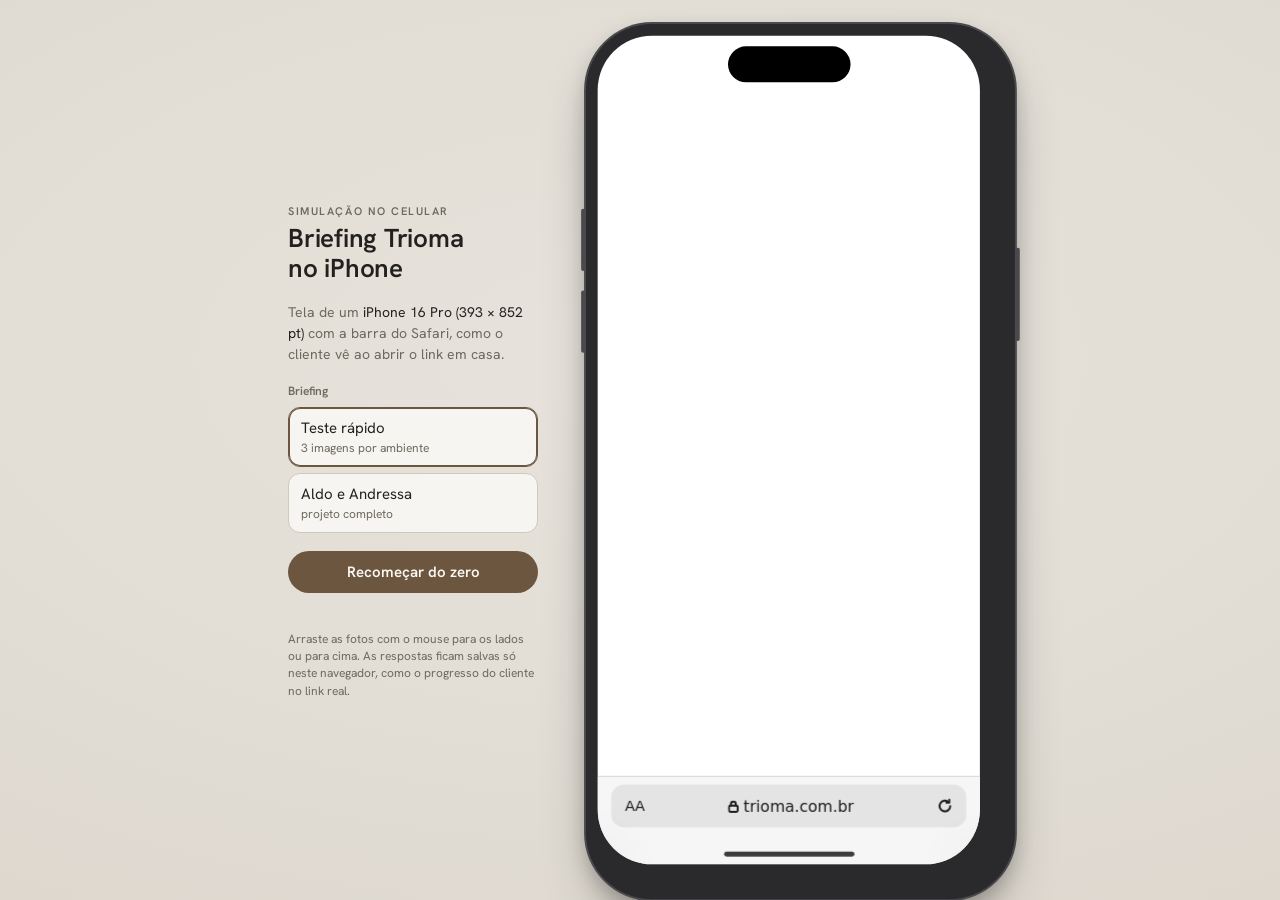
<file: codigo_legivel/trioma_no_iphone_v17.moldura.html>
<!doctype html><html><head><meta charset=utf8><meta name=viewport content="width=device-width,initial-scale=1,viewport-fit=cover"><style>:root{color-scheme:light;box-sizing:border-box;padding-top:env(safe-area-inset-top,0px);padding-bottom:env(safe-area-inset-bottom,0px)}html{scroll-padding-top:env(safe-area-inset-top,0px)}body{margin:0;padding:0;font:14px -apple-system,BlinkMacSystemFont,sans-serif;background:#fff;color:#000}img{max-width:100%}[hidden]:not([hidden=until-found i]){display:none!important}</style></head><body>
<title>Trioma no iPhone</title>
<meta name="claude:viewport-fit-sides" content="cover">
<link rel="preconnect" href="https://fonts.googleapis.com">
<link rel="preconnect" href="https://fonts.gstatic.com" crossorigin>
<link href="https://fonts.googleapis.com/css2?family=Hanken+Grotesk:wght@400;500;600;700&display=swap" rel="stylesheet">
<style>
/* Layout: o aparelho em escala real no centro de uma bancada neutra; controles numa coluna ao lado (em cima no celular) */
:root {
  --stage: #e7e3dc;
  --stage-2: #dcd6cc;
  --ink: #23211e;
  --muted: #6e695f;
  --line: #cfc8bc;
  --chip: #f7f5f1;
  --accent: #6c5640;
  --on-accent: #fbf8f3;
  --device: #2a2a2c;
  --device-edge: #4a4a4e;
  --bar: rgba(246, 246, 246, 0.92);
  --bar-ink: #1c1c1e;
  --pill: rgba(118, 118, 128, 0.14);
  --font: 'Hanken Grotesk', system-ui, -apple-system, 'Segoe UI', sans-serif;
  --ui: -apple-system, 'SF Pro Text', system-ui, 'Segoe UI', sans-serif;
}
@media (prefers-color-scheme: dark) {
  :root:not([data-theme="light"]) {
    --stage: #181715; --stage-2: #201f1c; --ink: #ece8e1; --muted: #a39d92; --line: #3a3732; --chip: #24221f;
    --accent: #c9ab86; --on-accent: #1b1a17; --device: #0d0d0e; --device-edge: #3c3c40;
    --bar: rgba(28, 28, 30, 0.92); --bar-ink: #f2f2f7; --pill: rgba(118, 118, 128, 0.28); color-scheme: dark;
  }
}
:root[data-theme="dark"] {
  --stage: #181715; --stage-2: #201f1c; --ink: #ece8e1; --muted: #a39d92; --line: #3a3732; --chip: #24221f;
  --accent: #c9ab86; --on-accent: #1b1a17; --device: #0d0d0e; --device-edge: #3c3c40;
  --bar: rgba(28, 28, 30, 0.92); --bar-ink: #f2f2f7; --pill: rgba(118, 118, 128, 0.28); color-scheme: dark;
}
html, body { height: 100%; }
body {
  background: radial-gradient(120% 90% at 50% 40%, var(--stage) 0%, var(--stage-2) 100%);
  color: var(--ink); font-family: var(--font); font-size: 15px;
  padding-left: max(16px, env(safe-area-inset-left, 0px));
  padding-right: max(16px, env(safe-area-inset-right, 0px));
  padding-block: 0; overflow: hidden;
}
.stage { height: 100%; display: flex; align-items: center; justify-content: center; gap: 48px; }
.rail { width: 250px; flex: 0 0 auto; display: flex; flex-direction: column; gap: 18px; }
.eyebrow { font-size: 11px; font-weight: 600; letter-spacing: 0.14em; text-transform: uppercase; color: var(--muted); }
h1 { margin: 4px 0 0; font-size: 26px; font-weight: 600; line-height: 1.15; letter-spacing: -0.01em; text-wrap: balance; }
.lead { margin: 0; color: var(--muted); line-height: 1.5; font-size: 14px; }
.spec { font-variant-numeric: tabular-nums; color: var(--ink); }
.group { display: flex; flex-direction: column; gap: 8px; }
.label { font-size: 12px; font-weight: 600; color: var(--muted); }
.seg { display: grid; gap: 6px; }
.seg button {
  display: flex; flex-direction: column; align-items: flex-start; gap: 2px; text-align: left;
  padding: 10px 12px; border-radius: 12px; border: 1px solid var(--line); background: var(--chip); color: var(--ink);
  font: inherit; cursor: pointer;
}
.seg button small { color: var(--muted); font-size: 12px; }
.seg button[aria-pressed="true"] { border-color: var(--accent); box-shadow: inset 0 0 0 1px var(--accent); }
.btn {
  display: inline-flex; align-items: center; justify-content: center; gap: 8px; padding: 11px 16px; border-radius: 999px;
  border: 0; background: var(--accent); color: var(--on-accent); font: inherit; font-weight: 600; cursor: pointer;
}
.btn:focus-visible, .seg button:focus-visible { outline: 2px solid var(--accent); outline-offset: 2px; }
.note { margin: 0; font-size: 12px; color: var(--muted); line-height: 1.45; }
.status-msg { min-height: 1em; font-size: 12px; color: var(--accent); }

/* aparelho: iPhone 16 Pro, tela de 393 x 852 pt */
.holder { flex: 0 0 auto; position: relative; }
.device {
  position: absolute; left: 0; top: 0; width: 417px; height: 876px; transform-origin: top left;
  border-radius: 68px; background: var(--device); padding: 12px;
  box-shadow: 0 0 0 2px var(--device-edge), 0 30px 60px -20px rgb(0 0 0 / 45%), 0 8px 20px rgb(0 0 0 / 18%);
}
.device::before, .device::after { content: ""; position: absolute; width: 4px; border-radius: 2px; background: var(--device-edge); }
.device::before { left: -5px; top: 190px; height: 64px; box-shadow: 0 84px 0 var(--device-edge); }
.device::after { right: -5px; top: 230px; height: 96px; }
.screen { position: relative; width: 393px; height: 852px; border-radius: 56px; overflow: hidden; background: #fff; isolation: isolate; }
.sbar {
  position: absolute; inset: 0 0 auto; height: 54px; z-index: 2; display: flex; align-items: center; justify-content: space-between;
  padding: 6px 30px 0 46px; font-family: var(--ui); font-size: 17px; font-weight: 600; color: #000; background: #f3f0ea;
  transition: background-color 0.2s, color 0.2s;
}
.sbar__icons { display: flex; align-items: center; gap: 6px; }
.sbar svg { display: block; fill: currentColor; }
.island { position: absolute; left: 50%; top: 11px; width: 126px; height: 37px; margin-left: -63px; border-radius: 20px; background: #000; z-index: 3; }
.viewport { position: absolute; left: 0; top: 54px; width: 393px; height: 716px; border: 0; display: block; background: #f3f0ea; }
.safari {
  position: absolute; inset: auto 0 0; height: 82px; z-index: 2; background: var(--bar); color: var(--bar-ink);
  backdrop-filter: blur(20px); -webkit-backdrop-filter: blur(20px); border-top: 0.5px solid rgb(0 0 0 / 12%);
  padding: 8px 14px 0; font-family: var(--ui);
}
.addr {
  height: 44px; border-radius: 13px; background: var(--pill); display: flex; align-items: center; justify-content: space-between;
  padding: 0 14px; font-size: 16px;
}
.addr__aa { font-size: 15px; font-weight: 500; letter-spacing: -0.02em; }
.addr__url { display: flex; align-items: center; gap: 5px; font-weight: 500; }
.addr svg { display: block; fill: none; stroke: currentColor; stroke-width: 2; stroke-linecap: round; stroke-linejoin: round; }
.home { position: absolute; left: 50%; bottom: 8px; width: 134px; height: 5px; margin-left: -67px; border-radius: 3px; background: var(--bar-ink); opacity: 0.85; }

@media (max-width: 720px) {
  body { overflow: auto; }
  .stage { flex-direction: column; justify-content: flex-start; gap: 18px; padding-block: 18px 28px; height: auto; min-height: 100%; }
  .rail { width: 100%; max-width: 420px; }
  .seg { grid-template-columns: 1fr 1fr; }
}
@media (prefers-reduced-motion: reduce) { .sbar { transition: none; } }
</style>

<div class="stage">
  <section class="rail" aria-label="Controles da simulação">
    <div>
      <span class="eyebrow">Simulação no celular</span>
      <h1>Briefing Trioma no iPhone</h1>
    </div>
    <p class="lead">Tela de um <span class="spec">iPhone 16 Pro (393 × 852 pt)</span> com a barra do Safari, como o cliente vê ao abrir o link em casa.</p>
    <div class="group">
      <span class="label" id="lbl-brief">Briefing</span>
      <div class="seg" role="group" aria-labelledby="lbl-brief">
        <button type="button" id="opt-demo" data-token="teste-perguntas-p8w2k" data-id="c-demo" aria-pressed="true">Teste rápido<small>3 imagens por ambiente</small></button>
        <button type="button" id="opt-aldo" data-token="aldo-e-andressa-7k2p" data-id="c-aldo" aria-pressed="false">Aldo e Andressa<small>projeto completo</small></button>
      </div>
    </div>
    <div class="group">
      <button type="button" class="btn" id="restart">Recomeçar do zero</button>
      <span class="status-msg" id="msg" role="status"></span>
    </div>
    <p class="note">Arraste as fotos com o mouse para os lados ou para cima. As respostas ficam salvas só neste navegador, como o progresso do cliente no link real.</p>
  </section>

  <div class="holder" id="holder">
    <div class="device" id="device">
      <div class="screen">
        <div class="sbar" id="sbar">
          <span>9:41</span>
          <span class="sbar__icons" aria-hidden="true">
            <svg width="18" height="12" viewBox="0 0 18 12"><rect x="0" y="8" width="3" height="4" rx="1"/><rect x="5" y="5.5" width="3" height="6.5" rx="1"/><rect x="10" y="3" width="3" height="9" rx="1"/><rect x="15" y="0" width="3" height="12" rx="1"/></svg>
            <svg width="16" height="12" viewBox="0 0 16 12"><path d="M8 2.6c2.3 0 4.4.9 6 2.4l1.1-1.2A10.4 10.4 0 0 0 8 1 10.4 10.4 0 0 0 .9 3.8L2 5c1.6-1.5 3.7-2.4 6-2.4Zm0 3.3c1.4 0 2.6.5 3.6 1.4l1.1-1.2A6.9 6.9 0 0 0 8 4.3a6.9 6.9 0 0 0-4.7 1.8l1.1 1.2c1-.9 2.2-1.4 3.6-1.4Zm0 3.2c.6 0 1.1.2 1.5.6L8 11.3 6.5 9.7c.4-.4.9-.6 1.5-.6Z"/></svg>
            <svg width="27" height="13" viewBox="0 0 27 13"><rect x="0.5" y="0.5" width="23" height="12" rx="3.5" fill="none" stroke="currentColor" opacity="0.4"/><rect x="2" y="2" width="20" height="9" rx="2.2"/><path d="M25 4.5v4c.8-.3 1.3-1.1 1.3-2s-.5-1.7-1.3-2Z" opacity="0.45"/></svg>
          </span>
        </div>
        <div class="island" aria-hidden="true"></div>
        <iframe class="viewport" id="vp" title="Briefing aberto no iPhone"></iframe>
        <div class="safari" aria-hidden="true">
          <div class="addr">
            <span class="addr__aa">AA</span>
            <span class="addr__url"><svg width="11" height="13" viewBox="0 0 11 13"><rect x="1" y="5.5" width="9" height="6.5" rx="1.5"/><path d="M3 5.5V4a2.5 2.5 0 0 1 5 0v1.5"/></svg>trioma.com.br</span>
            <svg width="16" height="16" viewBox="0 0 16 16"><path d="M13.5 8a5.5 5.5 0 1 1-1.6-3.9"/><path d="M12.5 1.5v3h-3"/></svg>
          </div>
          <div class="home"></div>
        </div>
      </div>
    </div>
  </div>
</div>

<script>
(() => {
  const APP_B64 = "/* conteudo removido aqui: e o index.html da versao visual codificado em base64 (ver iphone.html para o arquivo completo) */";
  const KEY = 'trioma-briefing:v2';
  const vp = document.getElementById('vp');
  const device = document.getElementById('device');
  const holder = document.getElementById('holder');
  const sbar = document.getElementById('sbar');
  const msg = document.getElementById('msg');
  const opts = [...document.querySelectorAll('.seg button')];
  let html = '';
  try {
    html = new TextDecoder().decode(Uint8Array.from(atob(APP_B64), (c) => c.charCodeAt(0)));
  } catch (e) { html = ''; }
  let current = opts[0];
  try { const saved = localStorage.getItem('trioma-iphone:brief'); const o = opts.find((b) => b.id === saved); if (o) current = o; } catch (e) {}

  function load() {
    opts.forEach((b) => b.setAttribute('aria-pressed', String(b === current)));
    vp.srcdoc = html.replace('__TOKEN__', JSON.stringify(current.dataset.token));
  }
  opts.forEach((b) => b.addEventListener('click', () => {
    current = b; try { localStorage.setItem('trioma-iphone:brief', b.id); } catch (e) {}
    msg.textContent = ''; load();
  }));
  document.getElementById('restart').addEventListener('click', () => {
    try {
      const raw = localStorage.getItem(KEY);
      if (raw) { const s = JSON.parse(raw); if (s.responses) delete s.responses[current.dataset.id]; localStorage.setItem(KEY, JSON.stringify(s)); }
      msg.textContent = 'Respostas apagadas. Começando de novo.';
    } catch (e) { msg.textContent = 'Começando de novo.'; }
    load();
  });

  // escala para caber na tela sem cortar o aparelho
  const W = 417, H = 876;
  function fit() {
    const narrow = window.matchMedia('(max-width: 720px)').matches;
    const availH = narrow ? Math.max(480, window.innerHeight * 0.92) : window.innerHeight - 48;
    const availW = narrow ? document.body.clientWidth - 32 : document.body.clientWidth - 250 - 48 - 32;
    const s = Math.min(1, availH / H, Math.max(0.3, availW / W));
    device.style.transform = `scale(${s})`;
    holder.style.width = W * s + 'px';
    holder.style.height = H * s + 'px';
  }
  window.addEventListener('resize', fit); fit();

  // barra de status com a cor do topo da página, como o Safari faz
  function tint() {
    try {
      const d = vp.contentDocument; if (!d || !d.body) return;
      let el = d.elementFromPoint(196, 2);
      let bg = '';
      while (el) { const c = getComputedStyle(el).backgroundColor; if (c && c !== 'transparent' && !/rgba\(.*, 0\)$/.test(c)) { bg = c; break; } el = el.parentElement; }
      if (!bg) bg = getComputedStyle(d.body).backgroundColor;
      const m = bg.match(/\d+(\.\d+)?/g) || [255, 255, 255];
      const lum = (0.299 * m[0] + 0.587 * m[1] + 0.114 * m[2]) / 255;
      sbar.style.backgroundColor = bg; sbar.style.color = lum < 0.5 ? '#fff' : '#000';
      vp.style.background = bg;
    } catch (e) {}
  }
  setInterval(tint, 400);
  load();
})();
</script>

</body></html>
</file>
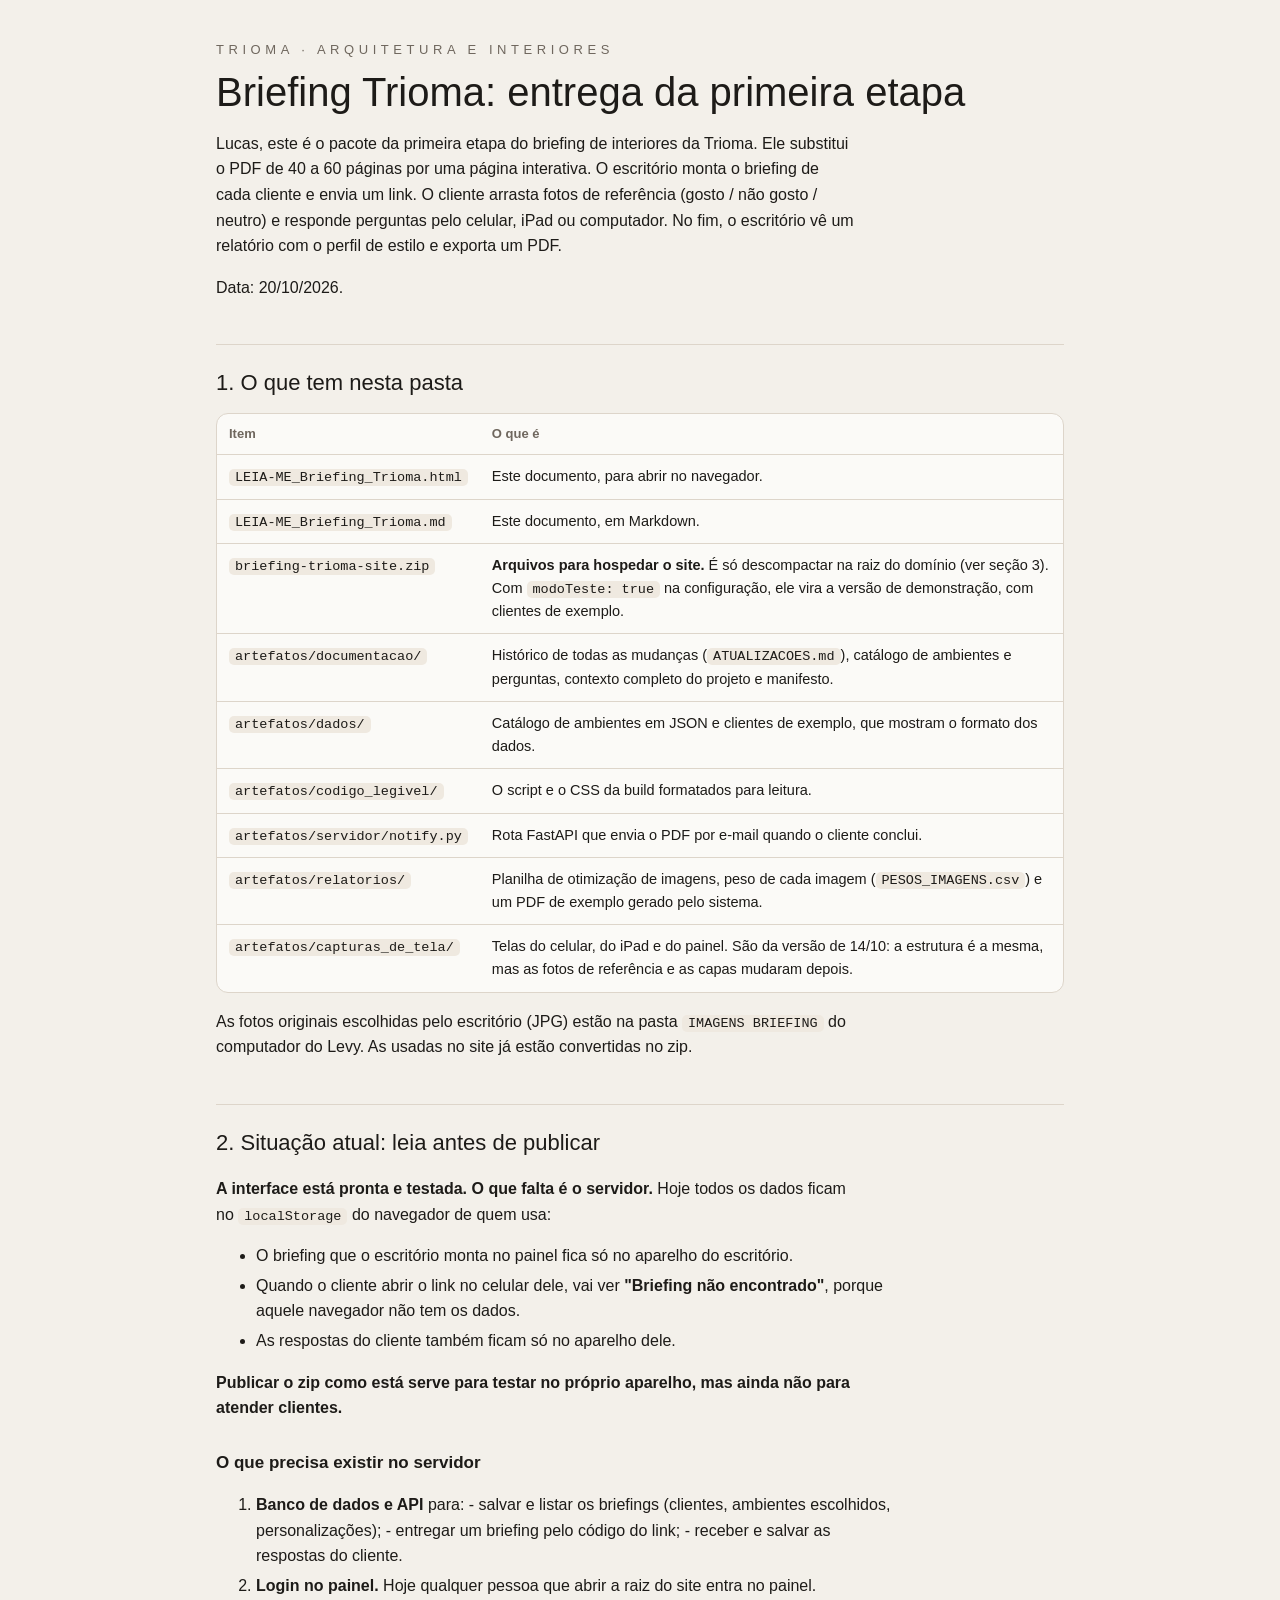
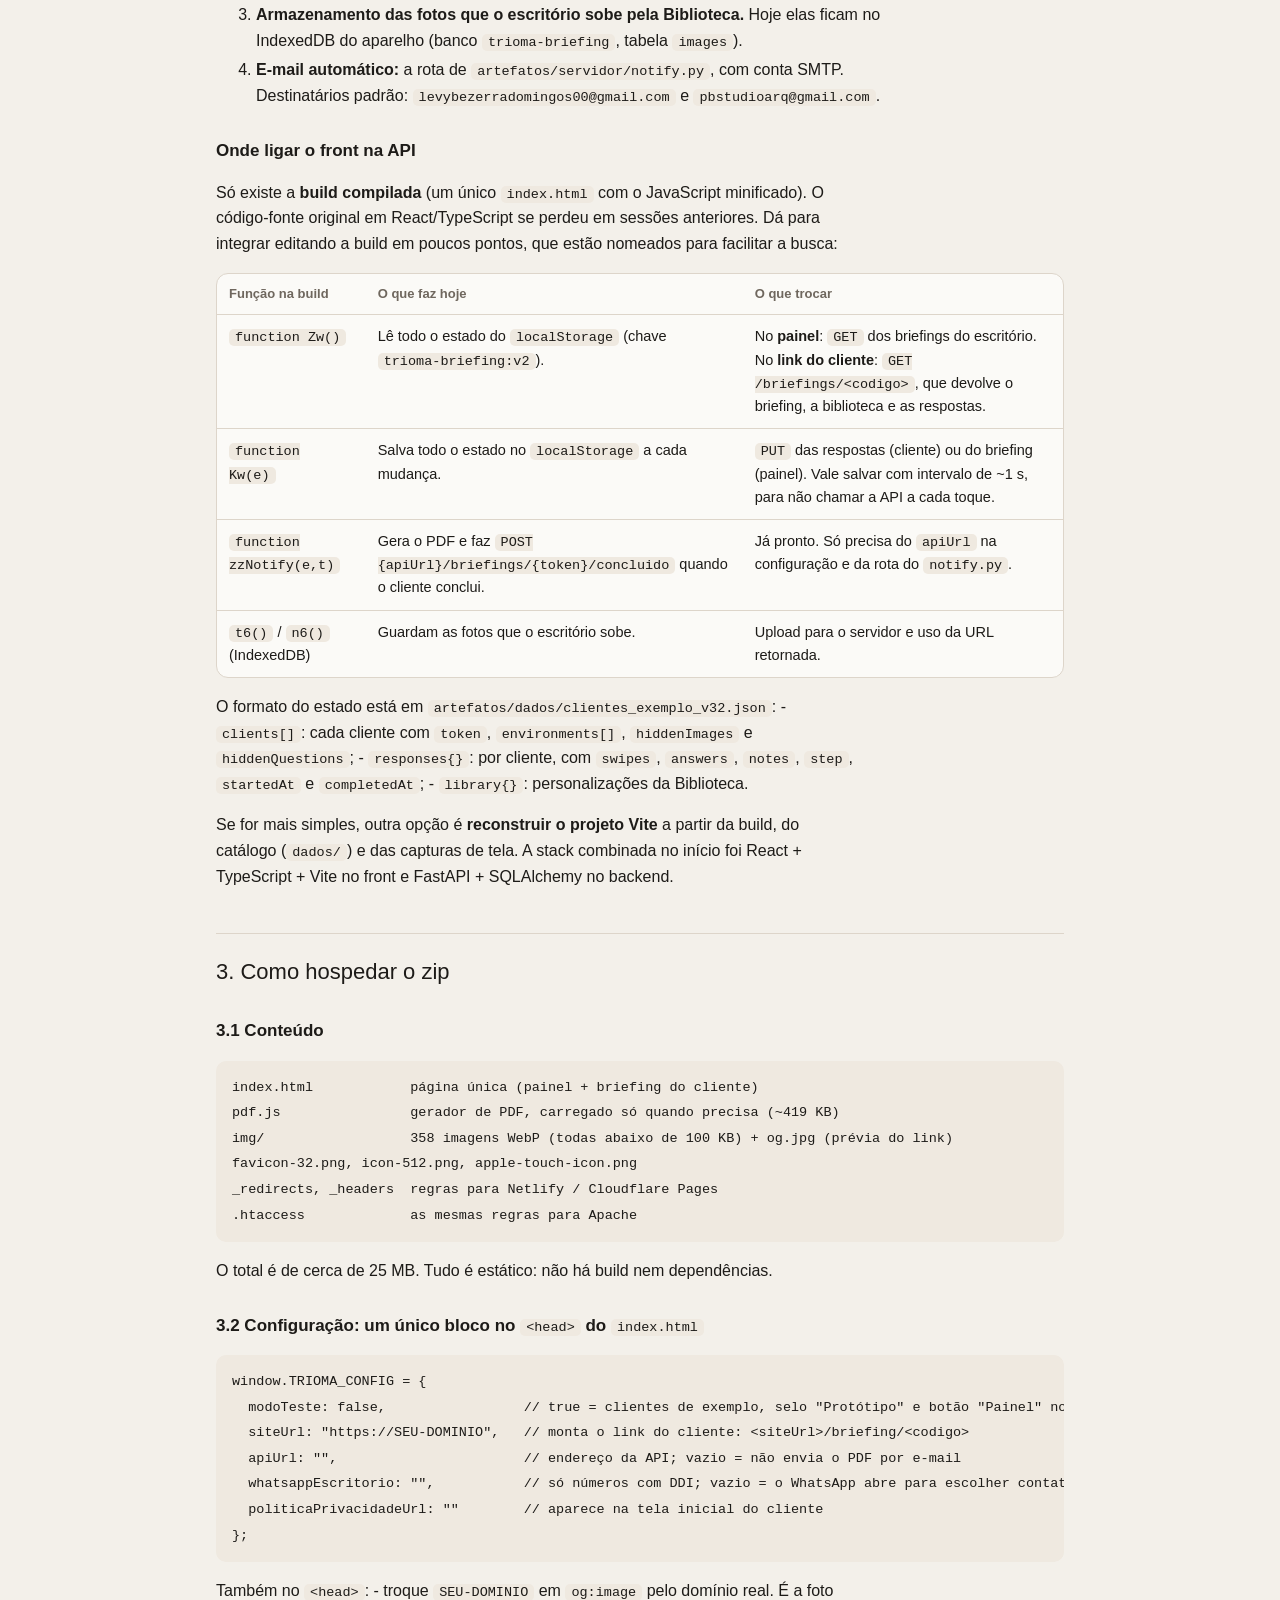
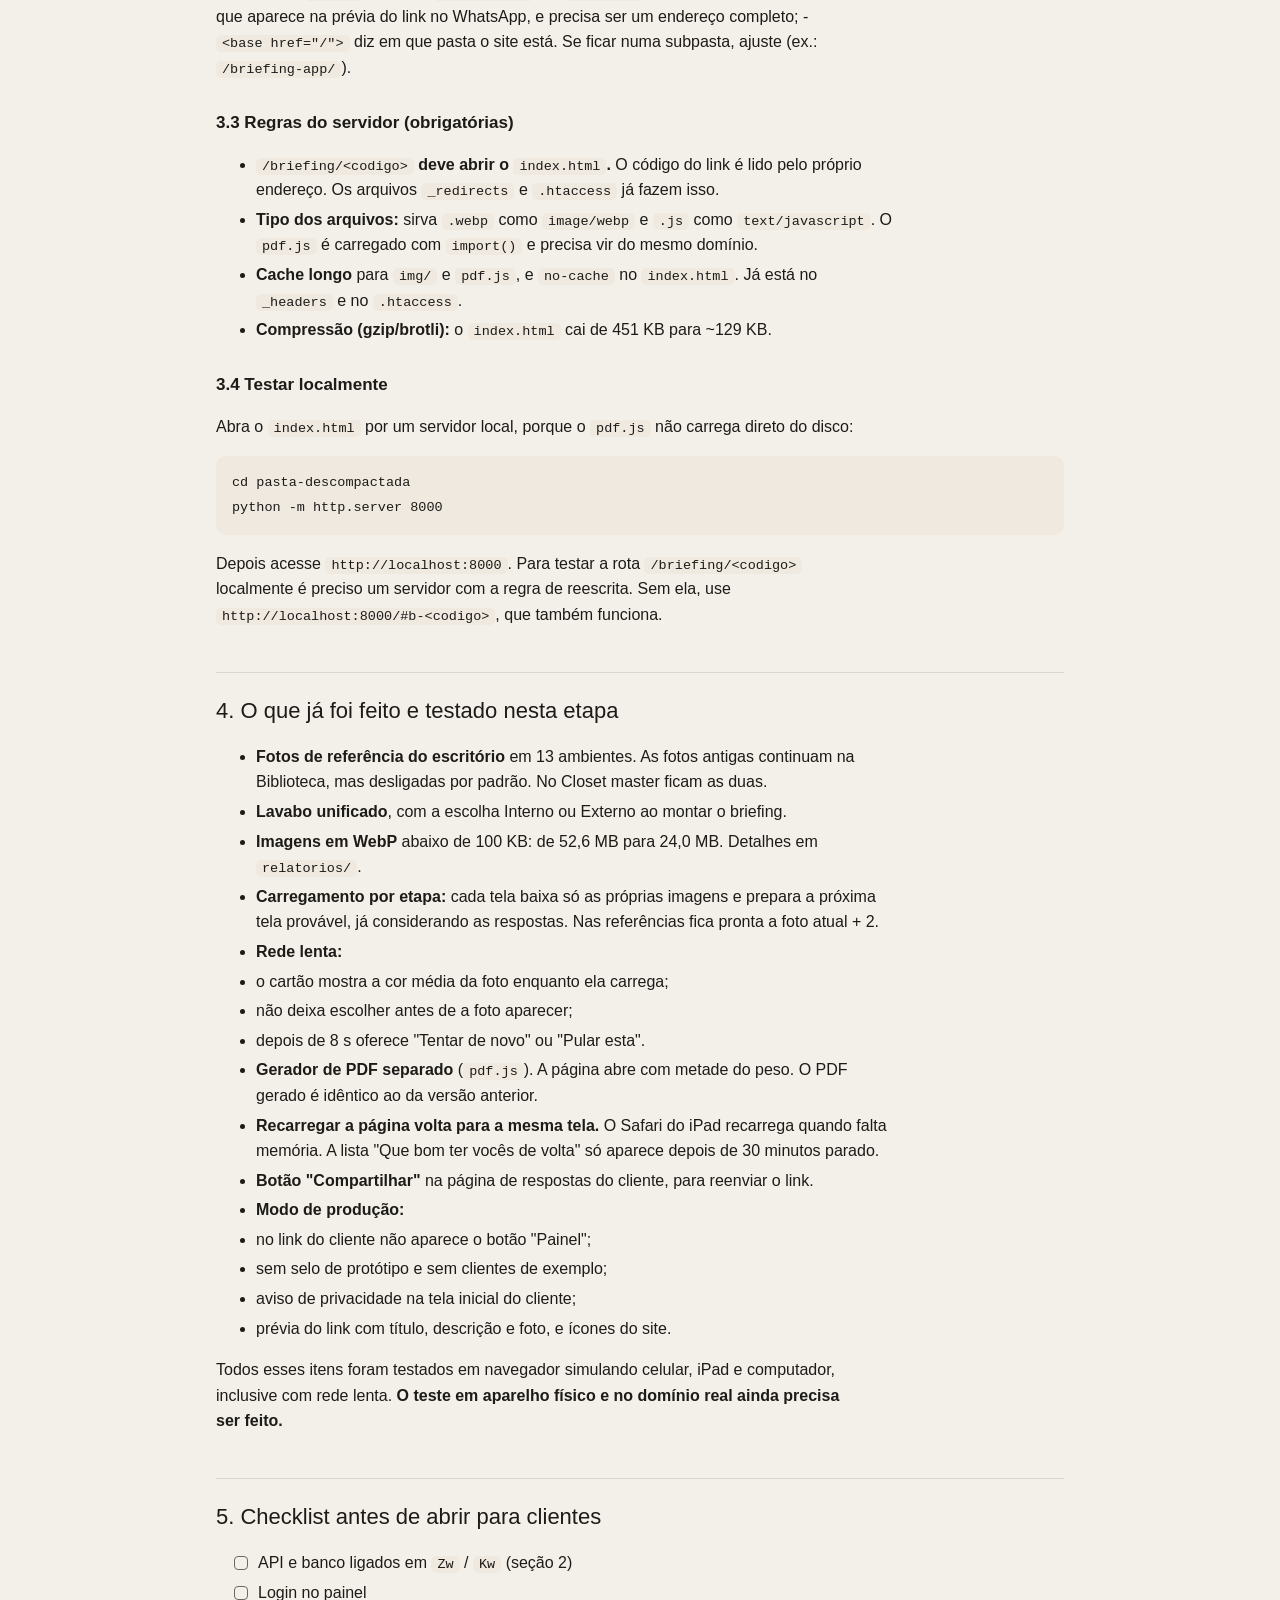
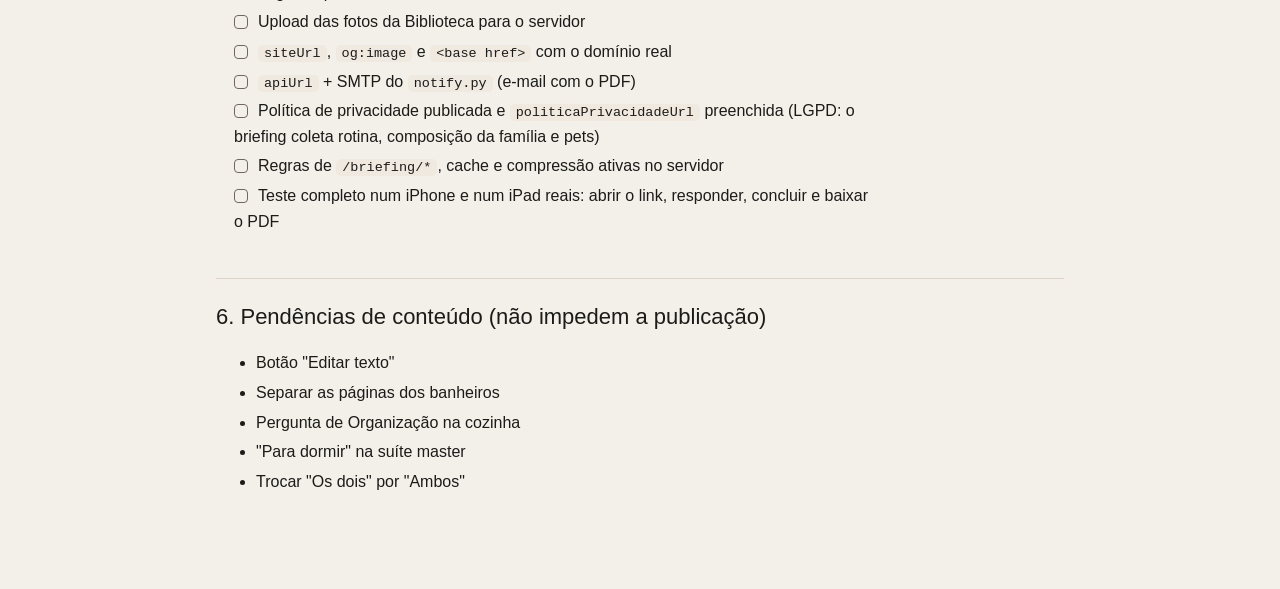
<file: docs/LEIA-ME_Briefing_Trioma.html>
<!doctype html>
<html lang="pt-BR"><head><meta charset="utf-8"><meta name="viewport" content="width=device-width,initial-scale=1">
<title>Briefing Trioma · Entrega</title>
<style>
:root{--bg:#f3f0ea;--paper:#fbfaf7;--ink:#1d1b18;--muted:#6f675e;--line:#ddd5ca;--accent:#8e7660;--code:#efe9e0;--warn:#fff4e5;--warn-line:#e7c58f}
@media (prefers-color-scheme:dark){:root{--bg:#141413;--paper:#1f1e1b;--ink:#ede8e0;--muted:#a8a095;--line:#3a3732;--accent:#c4a888;--code:#2a2824;--warn:#2d2519;--warn-line:#6e5a37}}
*{box-sizing:border-box}
body{margin:0;background:var(--bg);color:var(--ink);font:16px/1.6 -apple-system,BlinkMacSystemFont,"Segoe UI",Roboto,Helvetica,Arial,sans-serif}
main{max-width:880px;margin:0 auto;padding:40px 16px 80px}
.brand{letter-spacing:.35em;font-weight:300;font-size:13px;color:var(--muted);margin-bottom:8px}
h1{font-weight:400;font-size:clamp(28px,5vw,40px);line-height:1.15;margin:0 0 16px}
h2{font-weight:500;font-size:22px;margin:44px 0 12px;padding-top:20px;border-top:1px solid var(--line)}
h3{font-weight:600;font-size:17px;margin:28px 0 8px}
p,li{max-width:72ch}
a{color:var(--accent)}
hr{display:none}
code{background:var(--code);padding:1px 6px;border-radius:5px;font:13.5px/1.5 ui-monospace,SFMono-Regular,Menlo,Consolas,monospace}
pre{background:var(--code);padding:14px 16px;border-radius:10px;overflow-x:auto}
pre code{padding:0;background:none}
.tbl{overflow-x:auto;margin:12px 0;border:1px solid var(--line);border-radius:12px;background:var(--paper)}
table{border-collapse:collapse;width:100%;font-size:14.5px}
th,td{text-align:left;vertical-align:top;padding:10px 12px;border-bottom:1px solid var(--line)}
tr:last-child td{border-bottom:0}
th{font-weight:600;color:var(--muted);font-size:13px}
li{margin:4px 0}
li.todo{list-style:none;margin-left:-22px}
.box{display:inline-block;width:14px;height:14px;border:1.5px solid var(--muted);border-radius:4px;margin-right:10px;vertical-align:-2px}
strong{font-weight:600}
h2#2-situacao-atual-leia-antes-de-publicar + p{background:var(--warn);border:1px solid var(--warn-line);border-radius:10px;padding:12px 14px}
</style></head><body><main><div class="brand">TRIOMA · ARQUITETURA E INTERIORES</div>
<h1>Briefing Trioma: entrega da primeira etapa</h1>
<p>Lucas, este é o pacote da primeira etapa do briefing de interiores da Trioma. Ele substitui o PDF de 40 a 60 páginas por uma página interativa. O escritório monta o briefing de cada cliente e envia um link. O cliente arrasta fotos de referência (gosto / não gosto / neutro) e responde perguntas pelo celular, iPad ou computador. No fim, o escritório vê um relatório com o perfil de estilo e exporta um PDF.</p>
<p>Data: 20/10/2026.</p>
<hr />
<h2>1. O que tem nesta pasta</h2>
<div class="tbl"><table>
<thead>
<tr>
<th>Item</th>
<th>O que é</th>
</tr>
</thead>
<tbody>
<tr>
<td><code>LEIA-ME_Briefing_Trioma.html</code></td>
<td>Este documento, para abrir no navegador.</td>
</tr>
<tr>
<td><code>LEIA-ME_Briefing_Trioma.md</code></td>
<td>Este documento, em Markdown.</td>
</tr>
<tr>
<td><code>briefing-trioma-site.zip</code></td>
<td><strong>Arquivos para hospedar o site.</strong> É só descompactar na raiz do domínio (ver seção 3). Com <code>modoTeste: true</code> na configuração, ele vira a versão de demonstração, com clientes de exemplo.</td>
</tr>
<tr>
<td><code>artefatos/documentacao/</code></td>
<td>Histórico de todas as mudanças (<code>ATUALIZACOES.md</code>), catálogo de ambientes e perguntas, contexto completo do projeto e manifesto.</td>
</tr>
<tr>
<td><code>artefatos/dados/</code></td>
<td>Catálogo de ambientes em JSON e clientes de exemplo, que mostram o formato dos dados.</td>
</tr>
<tr>
<td><code>artefatos/codigo_legivel/</code></td>
<td>O script e o CSS da build formatados para leitura.</td>
</tr>
<tr>
<td><code>artefatos/servidor/notify.py</code></td>
<td>Rota FastAPI que envia o PDF por e-mail quando o cliente conclui.</td>
</tr>
<tr>
<td><code>artefatos/relatorios/</code></td>
<td>Planilha de otimização de imagens, peso de cada imagem (<code>PESOS_IMAGENS.csv</code>) e um PDF de exemplo gerado pelo sistema.</td>
</tr>
<tr>
<td><code>artefatos/capturas_de_tela/</code></td>
<td>Telas do celular, do iPad e do painel. São da versão de 14/10: a estrutura é a mesma, mas as fotos de referência e as capas mudaram depois.</td>
</tr>
</tbody>
</table></div>
<p>As fotos originais escolhidas pelo escritório (JPG) estão na pasta <code>IMAGENS BRIEFING</code> do computador do Levy. As usadas no site já estão convertidas no zip.</p>
<hr />
<h2 id="2-situacao-atual-leia-antes-de-publicar">2. Situação atual: leia antes de publicar</h2>
<p><strong>A interface está pronta e testada. O que falta é o servidor.</strong> Hoje todos os dados ficam no <code>localStorage</code> do navegador de quem usa:</p>
<ul>
<li>O briefing que o escritório monta no painel fica só no aparelho do escritório.</li>
<li>Quando o cliente abrir o link no celular dele, vai ver <strong>"Briefing não encontrado"</strong>, porque aquele navegador não tem os dados.</li>
<li>As respostas do cliente também ficam só no aparelho dele.</li>
</ul>
<p><strong>Publicar o zip como está serve para testar no próprio aparelho, mas ainda não para atender clientes.</strong></p>
<h3>O que precisa existir no servidor</h3>
<ol>
<li><strong>Banco de dados e API</strong> para:
   - salvar e listar os briefings (clientes, ambientes escolhidos, personalizações);
   - entregar um briefing pelo código do link;
   - receber e salvar as respostas do cliente.</li>
<li><strong>Login no painel.</strong> Hoje qualquer pessoa que abrir a raiz do site entra no painel.</li>
<li><strong>Armazenamento das fotos que o escritório sobe pela Biblioteca.</strong> Hoje elas ficam no IndexedDB do aparelho (banco <code>trioma-briefing</code>, tabela <code>images</code>).</li>
<li><strong>E-mail automático:</strong> a rota de <code>artefatos/servidor/notify.py</code>, com conta SMTP. Destinatários padrão: <code>levybezerradomingos00@gmail.com</code> e <code>pbstudioarq@gmail.com</code>.</li>
</ol>
<h3>Onde ligar o front na API</h3>
<p>Só existe a <strong>build compilada</strong> (um único <code>index.html</code> com o JavaScript minificado). O código-fonte original em React/TypeScript se perdeu em sessões anteriores. Dá para integrar editando a build em poucos pontos, que estão nomeados para facilitar a busca:</p>
<div class="tbl"><table>
<thead>
<tr>
<th>Função na build</th>
<th>O que faz hoje</th>
<th>O que trocar</th>
</tr>
</thead>
<tbody>
<tr>
<td><code>function Zw()</code></td>
<td>Lê todo o estado do <code>localStorage</code> (chave <code>trioma-briefing:v2</code>).</td>
<td>No <strong>painel</strong>: <code>GET</code> dos briefings do escritório. No <strong>link do cliente</strong>: <code>GET /briefings/&lt;codigo&gt;</code>, que devolve o briefing, a biblioteca e as respostas.</td>
</tr>
<tr>
<td><code>function Kw(e)</code></td>
<td>Salva todo o estado no <code>localStorage</code> a cada mudança.</td>
<td><code>PUT</code> das respostas (cliente) ou do briefing (painel). Vale salvar com intervalo de ~1 s, para não chamar a API a cada toque.</td>
</tr>
<tr>
<td><code>function zzNotify(e,t)</code></td>
<td>Gera o PDF e faz <code>POST {apiUrl}/briefings/{token}/concluido</code> quando o cliente conclui.</td>
<td>Já pronto. Só precisa do <code>apiUrl</code> na configuração e da rota do <code>notify.py</code>.</td>
</tr>
<tr>
<td><code>t6()</code> / <code>n6()</code> (IndexedDB)</td>
<td>Guardam as fotos que o escritório sobe.</td>
<td>Upload para o servidor e uso da URL retornada.</td>
</tr>
</tbody>
</table></div>
<p>O formato do estado está em <code>artefatos/dados/clientes_exemplo_v32.json</code>:
- <code>clients[]</code>: cada cliente com <code>token</code>, <code>environments[]</code>, <code>hiddenImages</code> e <code>hiddenQuestions</code>;
- <code>responses{}</code>: por cliente, com <code>swipes</code>, <code>answers</code>, <code>notes</code>, <code>step</code>, <code>startedAt</code> e <code>completedAt</code>;
- <code>library{}</code>: personalizações da Biblioteca.</p>
<p>Se for mais simples, outra opção é <strong>reconstruir o projeto Vite</strong> a partir da build, do catálogo (<code>dados/</code>) e das capturas de tela. A stack combinada no início foi React + TypeScript + Vite no front e FastAPI + SQLAlchemy no backend.</p>
<hr />
<h2>3. Como hospedar o zip</h2>
<h3>3.1 Conteúdo</h3>
<pre><code>index.html            página única (painel + briefing do cliente)
pdf.js                gerador de PDF, carregado só quando precisa (~419 KB)
img/                  358 imagens WebP (todas abaixo de 100 KB) + og.jpg (prévia do link)
favicon-32.png, icon-512.png, apple-touch-icon.png
_redirects, _headers  regras para Netlify / Cloudflare Pages
.htaccess             as mesmas regras para Apache
</code></pre>
<p>O total é de cerca de 25 MB. Tudo é estático: não há build nem dependências.</p>
<h3>3.2 Configuração: um único bloco no <code>&lt;head&gt;</code> do <code>index.html</code></h3>
<pre><code class="language-js">window.TRIOMA_CONFIG = {
  modoTeste: false,                 // true = clientes de exemplo, selo &quot;Protótipo&quot; e botão &quot;Painel&quot; no link do cliente
  siteUrl: &quot;https://SEU-DOMINIO&quot;,   // monta o link do cliente: &lt;siteUrl&gt;/briefing/&lt;codigo&gt;
  apiUrl: &quot;&quot;,                       // endereço da API; vazio = não envia o PDF por e-mail
  whatsappEscritorio: &quot;&quot;,           // só números com DDI; vazio = o WhatsApp abre para escolher contato ou grupo
  politicaPrivacidadeUrl: &quot;&quot;        // aparece na tela inicial do cliente
};
</code></pre>
<p>Também no <code>&lt;head&gt;</code>:
- troque <code>SEU-DOMINIO</code> em <code>og:image</code> pelo domínio real. É a foto que aparece na prévia do link no WhatsApp, e precisa ser um endereço completo;
- <code>&lt;base href="/"&gt;</code> diz em que pasta o site está. Se ficar numa subpasta, ajuste (ex.: <code>/briefing-app/</code>).</p>
<h3>3.3 Regras do servidor (obrigatórias)</h3>
<ul>
<li><strong><code>/briefing/&lt;codigo&gt;</code> deve abrir o <code>index.html</code>.</strong> O código do link é lido pelo próprio endereço. Os arquivos <code>_redirects</code> e <code>.htaccess</code> já fazem isso.</li>
<li><strong>Tipo dos arquivos:</strong> sirva <code>.webp</code> como <code>image/webp</code> e <code>.js</code> como <code>text/javascript</code>. O <code>pdf.js</code> é carregado com <code>import()</code> e precisa vir do mesmo domínio.</li>
<li><strong>Cache longo</strong> para <code>img/</code> e <code>pdf.js</code>, e <code>no-cache</code> no <code>index.html</code>. Já está no <code>_headers</code> e no <code>.htaccess</code>.</li>
<li><strong>Compressão (gzip/brotli):</strong> o <code>index.html</code> cai de 451 KB para ~129 KB.</li>
</ul>
<h3>3.4 Testar localmente</h3>
<p>Abra o <code>index.html</code> por um servidor local, porque o <code>pdf.js</code> não carrega direto do disco:</p>
<pre><code>cd pasta-descompactada
python -m http.server 8000
</code></pre>
<p>Depois acesse <code>http://localhost:8000</code>. Para testar a rota <code>/briefing/&lt;codigo&gt;</code> localmente é preciso um servidor com a regra de reescrita. Sem ela, use <code>http://localhost:8000/#b-&lt;codigo&gt;</code>, que também funciona.</p>
<hr />
<h2>4. O que já foi feito e testado nesta etapa</h2>
<ul>
<li><strong>Fotos de referência do escritório</strong> em 13 ambientes. As fotos antigas continuam na Biblioteca, mas desligadas por padrão. No Closet master ficam as duas.</li>
<li><strong>Lavabo unificado</strong>, com a escolha Interno ou Externo ao montar o briefing.</li>
<li><strong>Imagens em WebP</strong> abaixo de 100 KB: de 52,6 MB para 24,0 MB. Detalhes em <code>relatorios/</code>.</li>
<li><strong>Carregamento por etapa:</strong> cada tela baixa só as próprias imagens e prepara a próxima tela provável, já considerando as respostas. Nas referências fica pronta a foto atual + 2.</li>
<li><strong>Rede lenta:</strong></li>
<li>o cartão mostra a cor média da foto enquanto ela carrega;</li>
<li>não deixa escolher antes de a foto aparecer;</li>
<li>depois de 8 s oferece "Tentar de novo" ou "Pular esta".</li>
<li><strong>Gerador de PDF separado</strong> (<code>pdf.js</code>). A página abre com metade do peso. O PDF gerado é idêntico ao da versão anterior.</li>
<li><strong>Recarregar a página volta para a mesma tela.</strong> O Safari do iPad recarrega quando falta memória. A lista "Que bom ter vocês de volta" só aparece depois de 30 minutos parado.</li>
<li><strong>Botão "Compartilhar"</strong> na página de respostas do cliente, para reenviar o link.</li>
<li><strong>Modo de produção:</strong></li>
<li>no link do cliente não aparece o botão "Painel";</li>
<li>sem selo de protótipo e sem clientes de exemplo;</li>
<li>aviso de privacidade na tela inicial do cliente;</li>
<li>prévia do link com título, descrição e foto, e ícones do site.</li>
</ul>
<p>Todos esses itens foram testados em navegador simulando celular, iPad e computador, inclusive com rede lenta. <strong>O teste em aparelho físico e no domínio real ainda precisa ser feito.</strong></p>
<hr />
<h2>5. Checklist antes de abrir para clientes</h2>
<ul>
<li class="todo"><span class="box"></span>API e banco ligados em <code>Zw</code> / <code>Kw</code> (seção 2)</li>
<li class="todo"><span class="box"></span>Login no painel</li>
<li class="todo"><span class="box"></span>Upload das fotos da Biblioteca para o servidor</li>
<li class="todo"><span class="box"></span><code>siteUrl</code>, <code>og:image</code> e <code>&lt;base href&gt;</code> com o domínio real</li>
<li class="todo"><span class="box"></span><code>apiUrl</code> + SMTP do <code>notify.py</code> (e-mail com o PDF)</li>
<li class="todo"><span class="box"></span>Política de privacidade publicada e <code>politicaPrivacidadeUrl</code> preenchida (LGPD: o briefing coleta rotina, composição da família e pets)</li>
<li class="todo"><span class="box"></span>Regras de <code>/briefing/*</code>, cache e compressão ativas no servidor</li>
<li class="todo"><span class="box"></span>Teste completo num iPhone e num iPad reais: abrir o link, responder, concluir e baixar o PDF</li>
</ul>
<h2>6. Pendências de conteúdo (não impedem a publicação)</h2>
<ul>
<li>Botão "Editar texto"</li>
<li>Separar as páginas dos banheiros</li>
<li>Pergunta de Organização na cozinha</li>
<li>"Para dormir" na suíte master</li>
<li>Trocar "Os dois" por "Ambos"</li>
</ul>
</main></body></html>
</file>
